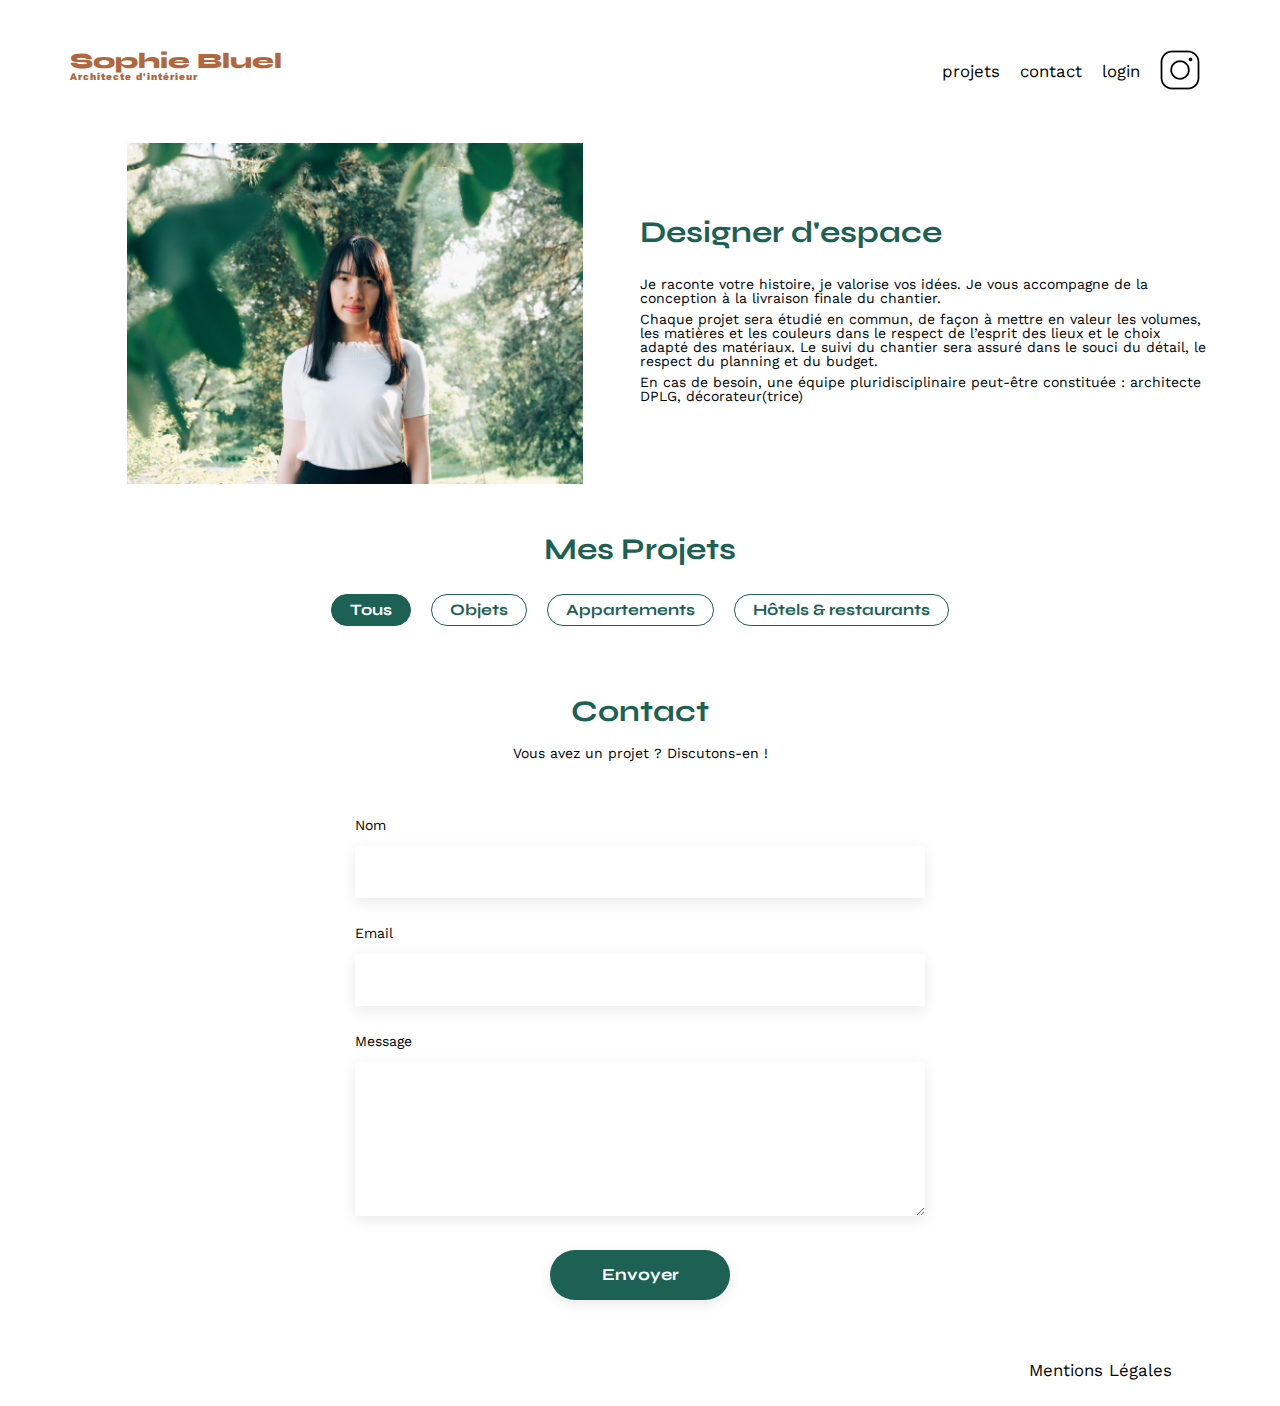
<file: FrontEnd/index.html>
<!DOCTYPE html>
<html lang="fr">
  <head>
    <meta charset="UTF-8" />
    <title>Sophie Bluel - Architecte d'intérieur</title>
    <meta name="viewport" content="width=device-width, initial-scale=1.0" />
    <link rel="preconnect" href="https://fonts.googleapis.com" />
    <link rel="preconnect" href="https://fonts.gstatic.com" crossorigin />
    <link
      href="https://fonts.googleapis.com/css2?family=Syne:wght@700;800&family=Work+Sans&display=swap"
      rel="stylesheet"
    />
    <meta name="description" content="" />
    <link rel="stylesheet" href="./assets/style.css" />
    <link
      rel="stylesheet"
      href="https://cdnjs.cloudflare.com/ajax/libs/font-awesome/6.5.2/css/all.min.css"
      integrity="sha512-SnH5WK+bZxgPHs44uWIX+LLJAJ9/2PkPKZ5QiAj6Ta86w+fsb2TkcmfRyVX3pBnMFcV7oQPJkl9QevSCWr3W6A=="
      crossorigin="anonymous"
      referrerpolicy="no-referrer"
    />
    <script src="script.js" defer></script>
    <script src="modale.js" defer></script>
  </head>
  <body>
    <section id="modeEdition" class="mode-edition hidden">
      <div class="logo">
        <i class="fa-regular fa-pen-to-square"></i>
        <p class="modify">Mode édition</p>
      </div>
    </section>
    <div class="modal">
      <div class="container">
        <div class="cross"><i class="fa-solid fa-xmark"></i></div>
        <h3 class="modalTitle">Galerie photo</h3>
        <div class="modalContent"></div>
        <div class="bar"></div>
        <div class="addPictureBtn">Ajouter une photo</div>
      </div>
    </div>
    <header>
      <h1>Sophie Bluel <span>Architecte d'intérieur</span></h1>
      <nav>
        <ul>
          <a href="#portfolio">
            <li>projets</li>
          </a>
          <a>
            <li>contact</li>
          </a>
          <a id="logoutButton" href="login.html">
            <li>login</li>
          </a>
          <li><img src="./assets/icons/instagram.png" alt="Instagram" /></li>
        </ul>
      </nav>
    </header>
    <main>
      <section id="introduction">
        <figure>
          <img src="./assets/images/sophie-bluel.png" alt="" />
        </figure>
        <article>
          <h2>Designer d'espace</h2>
          <p>
            Je raconte votre histoire, je valorise vos idées. Je vous accompagne de la conception à la livraison finale
            du chantier.
          </p>
          <p>
            Chaque projet sera étudié en commun, de façon à mettre en valeur les volumes, les matières et les couleurs
            dans le respect de l’esprit des lieux et le choix adapté des matériaux. Le suivi du chantier sera assuré
            dans le souci du détail, le respect du planning et du budget.
          </p>
          <p>
            En cas de besoin, une équipe pluridisciplinaire peut-être constituée : architecte DPLG, décorateur(trice)
          </p>
        </article>
      </section>
      <section id="portfolio">
        <div class="portfolio-modify">
          <h2>Mes Projets</h2>
          <!-- <i class="fa-regular fa-pen-to-square"></i>
          <p>modifier</p> -->
        </div>
        <div class="btn-center"></div>

        <div class="gallery"></div>
      </section>
      <section id="contact">
        <h2>Contact</h2>
        <p>Vous avez un projet ? Discutons-en !</p>
        <form action="#" method="post">
          <label for="name">Nom</label>
          <input type="text" name="name" id="name" />
          <label for="email">Email</label>
          <input type="email" name="email" id="email" />
          <label for="message">Message</label>
          <textarea name="message" id="message" cols="30" rows="10"></textarea>
          <input type="submit" value="Envoyer" />
        </form>
      </section>
    </main>

    <footer>
      <nav>
        <ul>
          <li>Mentions Légales</li>
        </ul>
      </nav>
    </footer>
  </body>
</html>
</file>
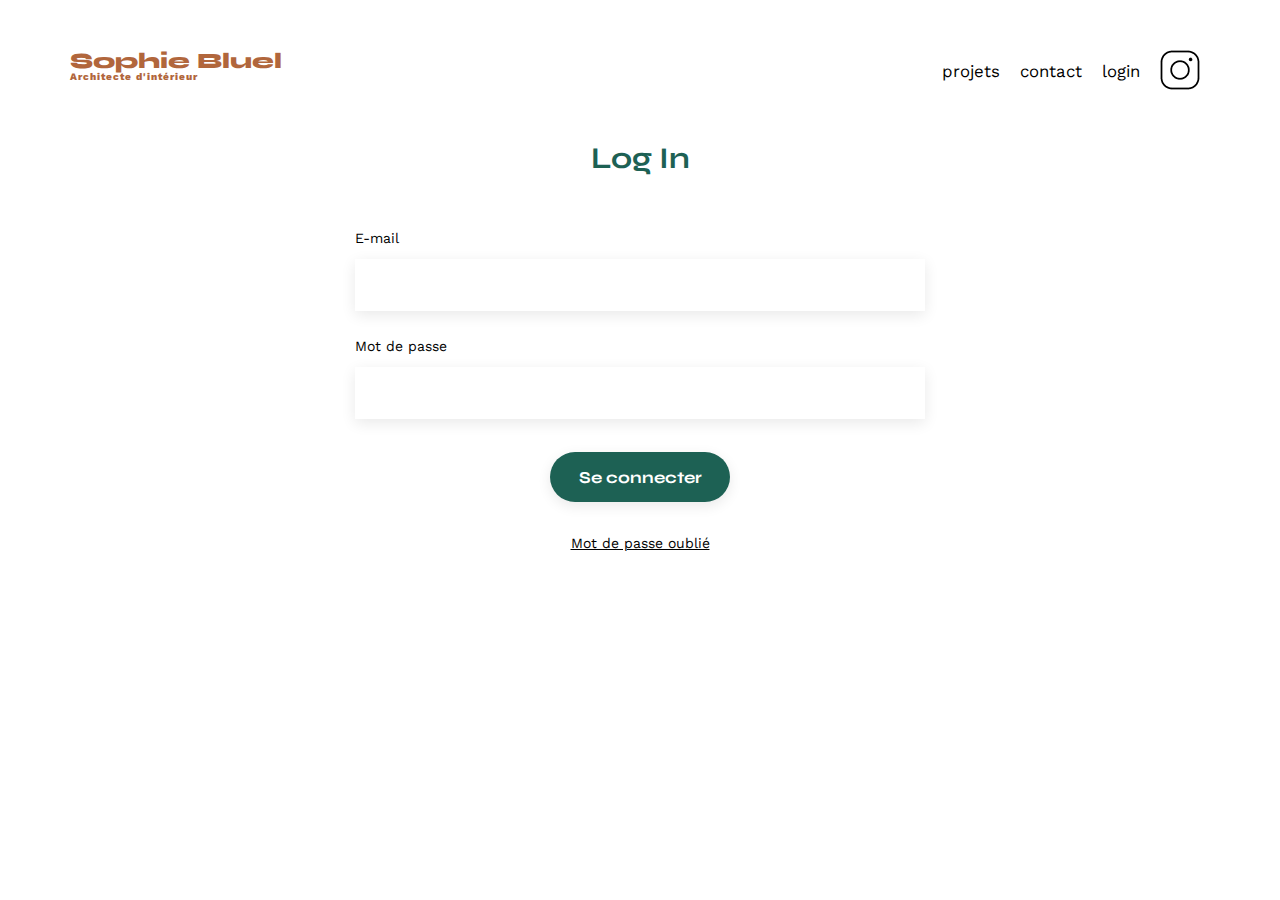
<file: FrontEnd/login.html>
<!DOCTYPE html>
<html lang="en">
  <head>
    <meta charset="UTF-8" />
    <meta name="viewport" content="width=device-width, initial-scale=1.0" />
    <title>Sophie Bluel - Architecte d'intérieur</title>
    <link
      href="https://fonts.googleapis.com/css2?family=Syne:wght@700;800&family=Work+Sans&display=swap"
      rel="stylesheet"
    />
    <meta name="description" content="" />
    <link
      rel="stylesheet"
      href="https://cdnjs.cloudflare.com/ajax/libs/font-awesome/6.2.1/css/all.min.css"
      integrity="sha512-MV7K8+y+gLIBoVD59lQIYicR65iaqukzvf/nwasF0nqhPay5w/9lJmVM2hMDcnK1OnMGCdVK+iQrJ7lzPJQd1w=="
      crossorigin="anonymous"
      referrerpolicy="no-referrer"
    />
    <link rel="stylesheet" href="./assets/style.css" />
    <script src="login.js" defer></script>
  </head>
  <body>
    <header>
      <a href="index.html">
        <h1 id="test">Sophie Bluel <span>Architecte d'intérieur</span></h1>
      </a>
      <nav>
        <ul>
          <a href="index.html#portfolio">
            <li>projets</li>
          </a>
          <a>
            <li>contact</li>
          </a>
          <a>
            <li>login</li>
          </a>
          <li><img src="./assets/icons/instagram.png" alt="Instagram" /></li>
        </ul>
      </nav>
    </header>
    <main>
      <section id="contact">
        <h2>Log In</h2>
        <form id="login-form" action="#" method="post">
          <label for="email">E-mail</label>
          <input type="email" name="email" id="email" />
          <label for="password">Mot de passe</label>
          <input type="password" name="password" id="password" />
          <input class="btn-login" type="submit" value="Se connecter" />
          <div class="forgetmdp">
            <a href="#"
              ><p><u>Mot de passe oublié</u></p></a
            >
          </div>
        </form>
      </section>
    </main>
    <footer></footer>
  </body>
</html>
</file>
<file: FrontEnd/assets/style.css>
/* http://meyerweb.com/eric/tools/css/reset/
   v2.0 | 20110126
   License: none (public domain)
*/

html, body, div, span, applet, object, iframe,
h1, h2, h3, h4, h5, h6, p, blockquote, pre,
a, abbr, acronym, address, big, cite, code,
del, dfn, em, img, ins, kbd, q, s, samp,
small, strike, strong, sub, sup, tt, var,
b, u, i, center,
dl, dt, dd, ol, ul, li,
fieldset, form, label, legend,
table, caption, tbody, tfoot, thead, tr, th, td,
article, aside, canvas, details, embed,
figure, figcaption, footer, header, hgroup,
menu, nav, output, ruby, section, summary,
time, mark, audio, video {
	margin: 0;
	padding: 0;
	border: 0;
	font-size: 100%;
	font: inherit;
	vertical-align: baseline;
}
/* HTML5 display-role reset for older browsers */
article, aside, details, figcaption, figure,
footer, header, hgroup, menu, nav, section {
	display: block;
}
body {
	line-height: 1;
}
ol, ul {
	list-style: none;
}
blockquote, q {
	quotes: none;
}
blockquote:before, blockquote:after,
q:before, q:after {
	content: '';
	content: none;
}
table {
	border-collapse: collapse;
	border-spacing: 0;
}
/** end reset css**/
body {
	max-width: 1140px;
	margin:auto;
	font-family: 'Work Sans' ;
	font-size: 14px;
}
header {
	display: flex;
	justify-content: space-between;
	margin: 50px 0
}
section {
	margin: 50px 0
}

h1{
	display: flex;
	flex-direction: column;
	font-family: 'Syne';
	font-size: 22px;
	font-weight: 800;
	color: #B1663C
}

h1 > span {
	font-family: 'Work Sans';
	font-size:10px;
	letter-spacing: 0.1em;
;
}

h2{
	font-family: 'Syne';
	font-weight: 700;
	font-size: 30px;
	color: #1D6154
}
nav ul {
	display: flex;
	align-items: center;
	list-style-type: none;

}
nav li {
	padding: 0 10px;
	font-size: 1.2em;
}

li:hover {
	color: #B1663C;
}
#introduction {
	display: flex;
	align-items: center;
}
#introduction figure {
	flex: 1
}
#introduction img {
	display: block;
	margin: auto;
	width: 80%;
}

#introduction article {
	flex: 1
}
#introduction h2 {
	margin-bottom: 1em;
}

#introduction p {
	margin-bottom: 0.5em;
}
#portfolio h2 {
	text-align: center;
	margin-bottom: 1em;
}
.gallery {
	width: 100%;
	display: grid;
	grid-template-columns: 1fr 1fr 1fr;
	grid-column-gap: 20px;
	grid-row-gap: 20px;
}

.gallery img {
	width: 100%;

}
#contact {
	width: 50%;
margin: auto;
}
#contact > * {
	text-align: center;

}
#contact h2{
	margin-bottom: 20px;
}
#contact form {
	text-align: left;
	margin-top:30px;
	display: flex;
	flex-direction: column;
}

#contact input {
	height: 50px;
	font-size: 1.2em;
	border: none;
	box-shadow: 0px 4px 14px rgba(0, 0, 0, 0.09);
}
#contact label {
	margin: 2em 0 1em 0;
}
#contact textarea {
	border: none;
	box-shadow: 0px 4px 14px rgba(0, 0, 0, 0.09);
}

input[type="submit"]{
	font-family: 'Syne';
	font-weight: 700;
	color: white;
	background-color: #1D6154;
	margin : 2em auto ;
	width: 180px;
	text-align: center;
	border-radius: 60px ;
}

footer nav ul {
	display: flex;
	justify-content: flex-end;
	margin: 2em
}

.btn-center {

	display: flex;
	justify-content: center;
	gap: 20px;
	margin-bottom: 20px;;


}

.btn {

	border: 1px solid #1D6154;
	border-radius: 50px; 
	background-color: white;
	padding: 7px 18px;
    font-family: 'Syne';
    font-style: normal;
    font-weight: 700;
	font-size: 16px;
	color: #1D6154;
	cursor: pointer;
}


.btn:hover {

	background-color: #1D6154;
	color: white;

}

.btn-active {

	background: #1D6154;
	border: 1px solid #1D6154;
	border-radius: 60px;
	color: #FFFFFF;

}

a {

	color: inherit;
	text-decoration: none;


}

.login {
	display: flex;
	align-items: center;
	justify-content: center;
	margin-bottom: 40px;

}

.login h1 {
	font-family: 'Syne';
    font-style: normal;
    font-weight: 700;
	color: #1D6154;
	font-size: 30px;
}



/* .email {
	display: flex;
	align-items: center;
	justify-content: center;

}


.password {
	display: flex;
	align-items: center;
	justify-content: center;
	margin-top: 20px;

} */

.forgetmdp {
	display: flex;
	align-items: center;
	justify-content: center;
	
}

.btn-login:hover {

	background-color: #4AD2B8;
	box-shadow: 0px 4px 10px 0px rgba(0, 0, 0, 0.35);
	cursor: pointer;

}



.error{

	display: none;
	color: purple;
}


.mode-edition {
	width: 100%;
	background-color: black;
	display: flex;
	align-items: center;
	justify-content: center;
	margin-top: 0px;
	height: 50px;

}


.mode-edition i {
	color: white;
}

.modify {
	color: white;

}

.logo {
	display: flex;
	justify-content: center;
	align-items: center;
	gap: 10px;
}


.portfolio-modify {
	display: flex;
	justify-content: center;
	align-items: baseline;
	gap: 10px;

}

.portfolio-modify i {
	margin-left: 20px;

}

.hidden {
	display: none;
}




/* Modal */
.modal {
	display: none;
	align-items: center;
	justify-content: center;
	position: fixed;
	width: 100%;
	height: 100%;
	top: 0;
	left: 0;
	background: rgba(0, 0, 0, 0.3);
	z-index: 1;
}
.container {
	display: flex;
	flex-direction: column;
	align-items: center;
	width: 630px;
	padding: 30px;
	border-radius: 10px;
	background-color: #FFFFFF;
	margin: auto;
	overflow: auto;
	z-index: 2;

}
.cross {
	display: flex;
	flex-direction: row;
	width: 100%;
	justify-content: flex-end;
}

.modal i {
	display: block;
	font-size: 1.5em;
	border-bottom: 10px;
}
.modalTitle {
	font-size: 26px;
	margin-bottom: 47px;
}
.bar {
	width: 70%;
	border-bottom: 1px solid #B3B3B3;
	padding-bottom: 47px;
}




.addPictureBtn {
	width: auto;
	padding: 10px 49px;
	font-family: 'Syne';
    font-weight: 700;
    color: white;
    background-color: #1D6154;
    margin: 2em auto;
    width: 180px;
    text-align: center;
    border-radius: 60px;
    font-size: 1.2em;
  
}

.portfolio-modify p {
    cursor: pointer;
}
</file>
